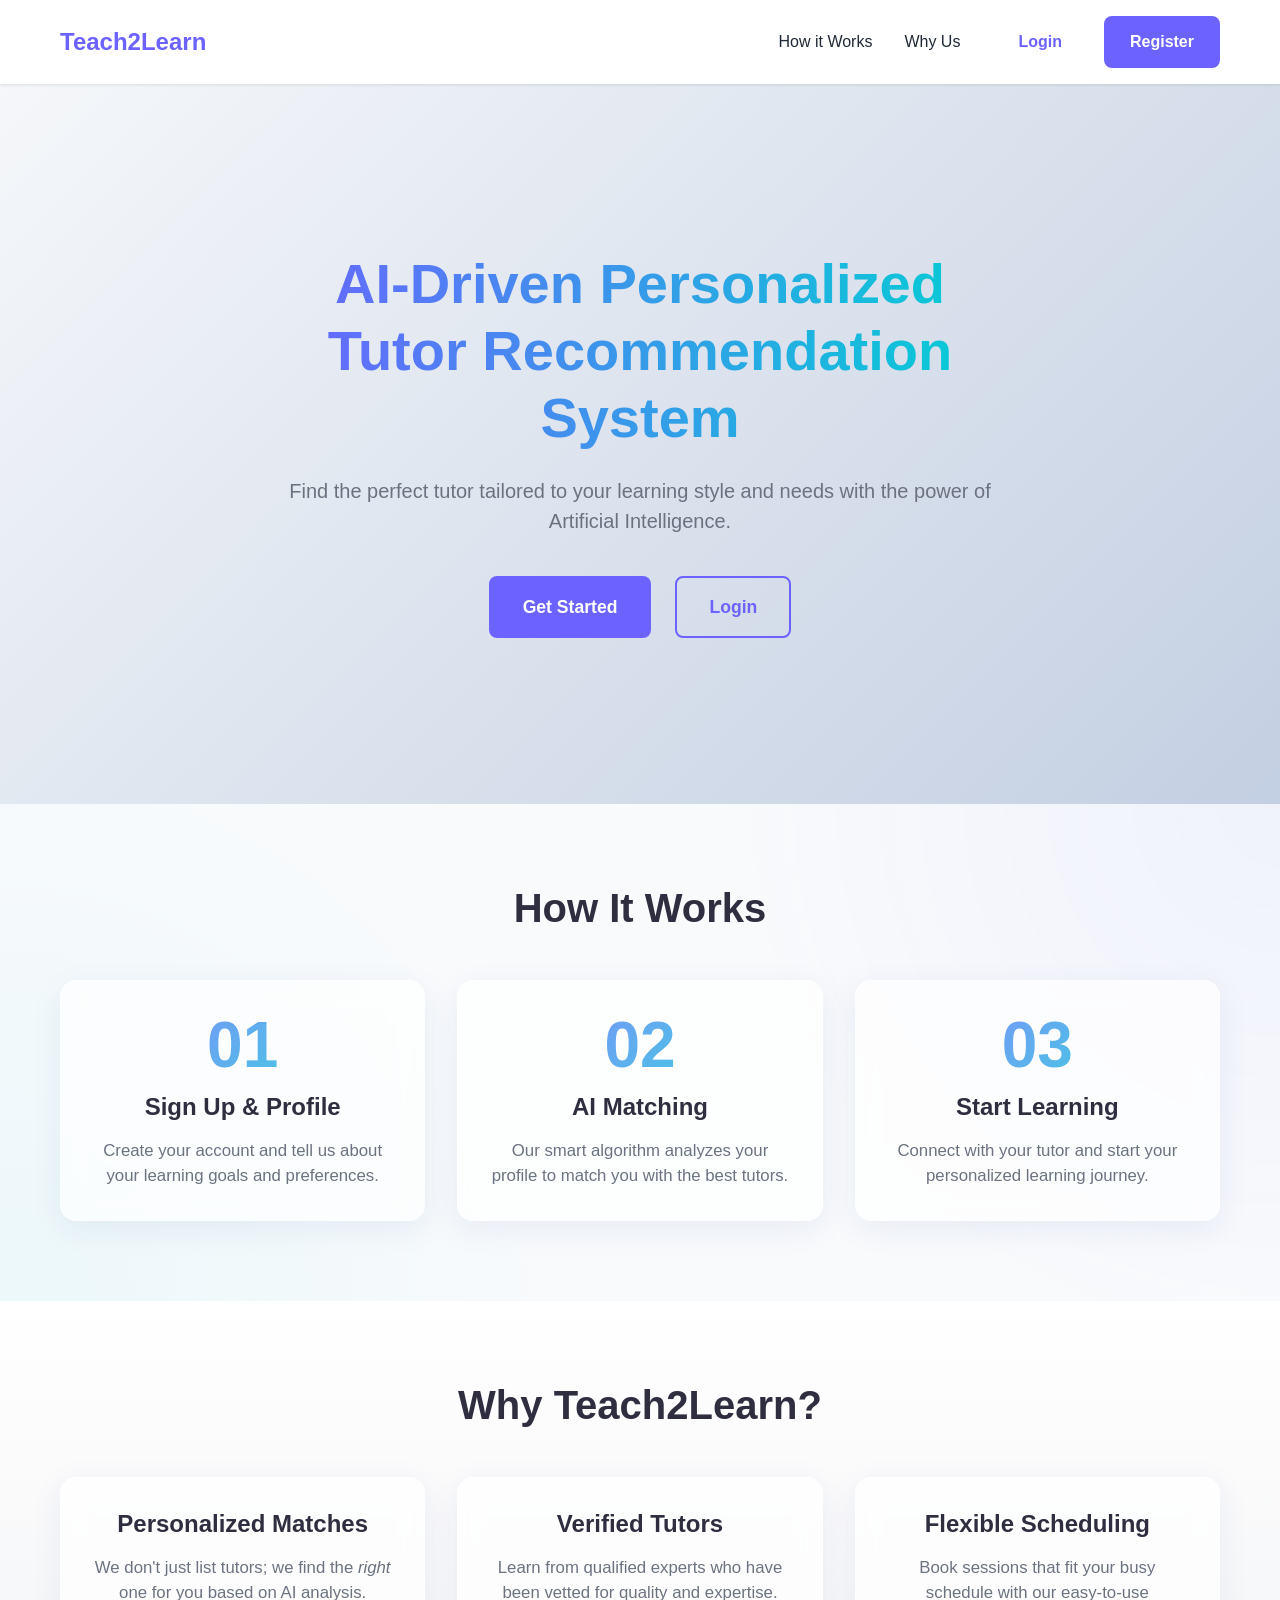
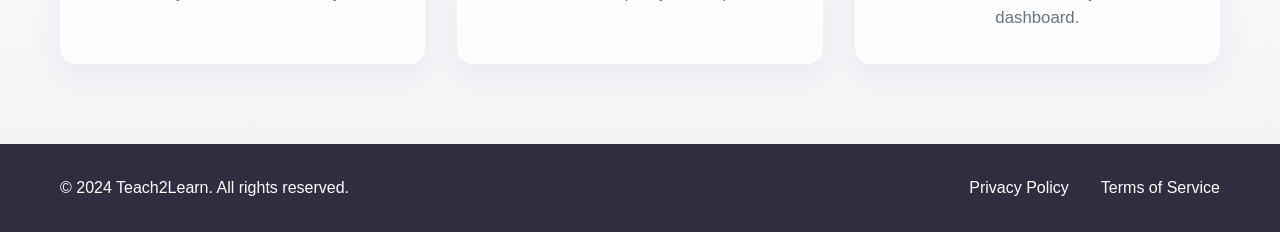
<file: frontend/index.html>
<!DOCTYPE html>
<html lang="en">

<head>
    <meta charset="UTF-8">
    <meta name="viewport" content="width=device-width, initial-scale=1.0">
    <title>Teach2Learn - AI-Based Personalized Tutor Recommendation</title>
    <link rel="stylesheet" href="css/style.css">
    <link rel="preconnect" href="https://fonts.googleapis.com">
    <link rel="preconnect" href="https://fonts.gstatic.com" crossorigin>
    <link href="https://fonts.googleapis.com/css2?family=Outfit:wght@300;400;600;700&display=swap" rel="stylesheet">
</head>

<body>

    <!-- Header -->
    <header class="header">
        <div class="container">
            <a href="index.html" class="logo">Teach2Learn</a>
            <nav class="nav">
                <a href="#how-it-works" class="nav-link">How it Works</a>
                <a href="#why-us" class="nav-link">Why Us</a>
                <div class="auth-buttons">
                    <a href="login.html" class="btn btn-secondary">Login</a>
                    <a href="register.html" class="btn btn-primary">Register</a>
                </div>
            </nav>
        </div>
    </header>

    <!-- Hero Section -->
    <section class="hero">
        <div class="container hero-content">
            <h1 class="hero-title">AI-Driven Personalized Tutor Recommendation System</h1>
            <p class="hero-subtitle">Find the perfect tutor tailored to your learning style and needs with the power of
                Artificial Intelligence.</p>
            <div class="hero-buttons">
                <a href="register.html" class="btn btn-primary btn-lg">Get Started</a>
                <a href="login.html" class="btn btn-outline btn-lg">Login</a>
            </div>
        </div>
        <!-- Placeholder for abstract AI background or shape -->
        <div class="hero-bg-shape"></div>
    </section>

    <!-- How It Works Section -->
    <section id="how-it-works" class="section">
        <div class="container">
            <h2 class="section-title">How It Works</h2>
            <div class="steps-grid">
                <div class="step-card">
                    <div class="step-number">01</div>
                    <h3>Sign Up & Profile</h3>
                    <p>Create your account and tell us about your learning goals and preferences.</p>
                </div>
                <div class="step-card">
                    <div class="step-number">02</div>
                    <h3>AI Matching</h3>
                    <p>Our smart algorithm analyzes your profile to match you with the best tutors.</p>
                </div>
                <div class="step-card">
                    <div class="step-number">03</div>
                    <h3>Start Learning</h3>
                    <p>Connect with your tutor and start your personalized learning journey.</p>
                </div>
            </div>
        </div>
    </section>

    <!-- Why Teach2Learn Section -->
    <section id="why-us" class="section bg-light">
        <div class="container">
            <h2 class="section-title">Why Teach2Learn?</h2>
            <div class="features-grid">
                <div class="feature-card">
                    <h3>Personalized Matches</h3>
                    <p>We don't just list tutors; we find the <em>right</em> one for you based on AI analysis.</p>
                </div>
                <div class="feature-card">
                    <h3>Verified Tutors</h3>
                    <p>Learn from qualified experts who have been vetted for quality and expertise.</p>
                </div>
                <div class="feature-card">
                    <h3>Flexible Scheduling</h3>
                    <p>Book sessions that fit your busy schedule with our easy-to-use dashboard.</p>
                </div>
            </div>
        </div>
    </section>

    <!-- Footer -->
    <footer class="footer">
        <div class="container">
            <div class="footer-content">
                <p>&copy; 2024 Teach2Learn. All rights reserved.</p>
                <div class="footer-links">
                    <a href="#">Privacy Policy</a>
                    <a href="#">Terms of Service</a>
                </div>
            </div>
        </div>
    </footer>

    <script src="js/main.js"></script>
</body>

</html>
</file>
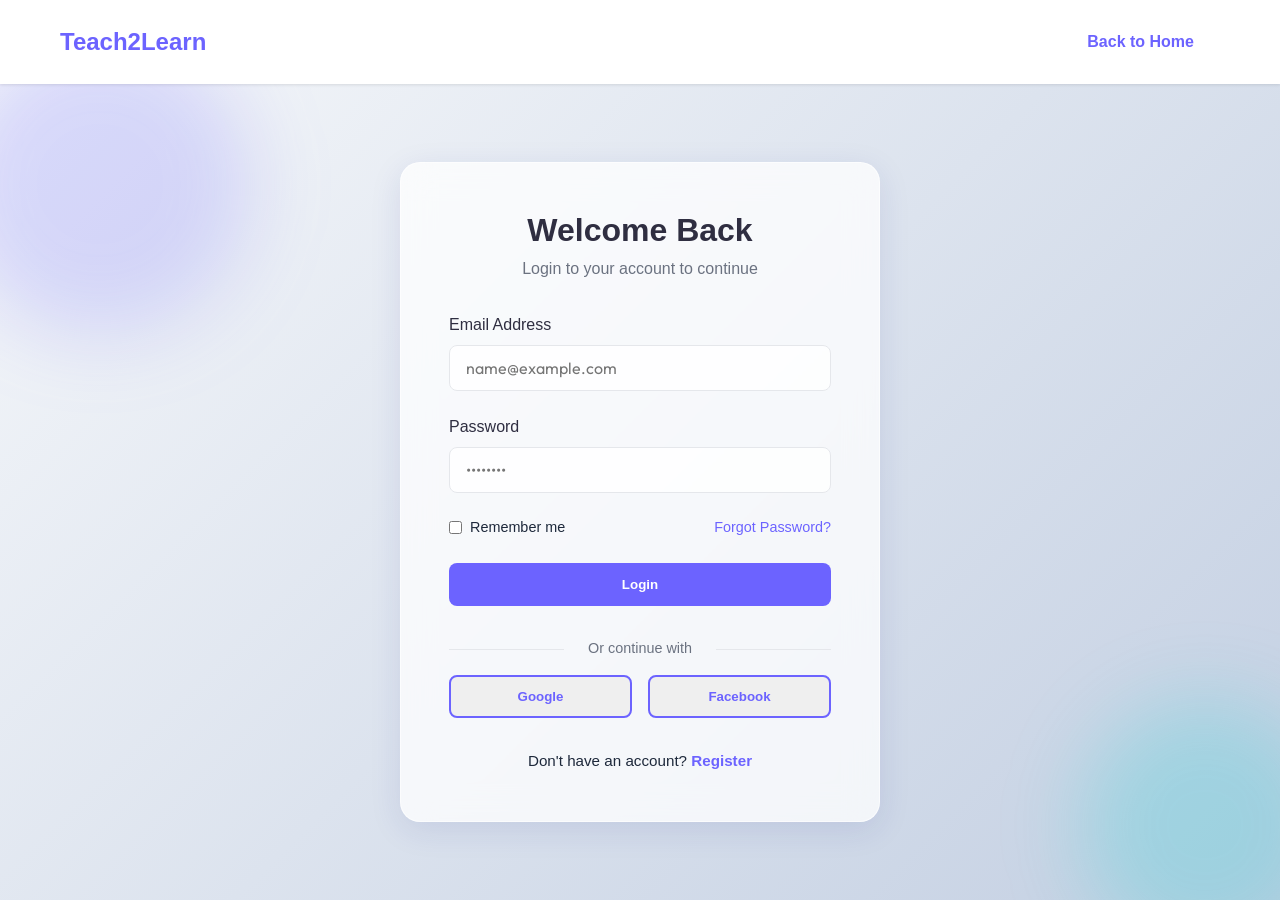
<file: frontend/login.html>
<!DOCTYPE html>
<html lang="en">

<head>
    <meta charset="UTF-8">
    <meta name="viewport" content="width=device-width, initial-scale=1.0">
    <title>Login - Teach2Learn</title>
    <link rel="stylesheet" href="css/style.css">
    <link rel="preconnect" href="https://fonts.googleapis.com">
    <link rel="preconnect" href="https://fonts.gstatic.com" crossorigin>
    <link href="https://fonts.googleapis.com/css2?family=Outfit:wght@300;400;600;700&display=swap" rel="stylesheet">
</head>

<body class="auth-body">

    <!-- Navbar (Minimal) -->
    <header class="header">
        <div class="container">
            <a href="index.html" class="logo">Teach2Learn</a>
            <a href="index.html" class="btn btn-secondary">Back to Home</a>
        </div>
    </header>

    <main class="auth-container">
        <div class="auth-card">
            <h2 class="auth-title">Welcome Back</h2>
            <p class="auth-subtitle">Login to your account to continue</p>

            <form action="student-dashboard.html" class="auth-form">
                <div class="form-group">
                    <label for="email">Email Address</label>
                    <input type="email" id="email" placeholder="name@example.com" required>
                </div>

                <div class="form-group">
                    <label for="password">Password</label>
                    <input type="password" id="password" placeholder="••••••••" required>
                </div>

                <div class="form-options">
                    <label class="checkbox-container">
                        <input type="checkbox"> Remember me
                    </label>
                    <a href="#" class="forgot-password">Forgot Password?</a>
                </div>

                <div class="form-actions">
                    <button type="submit" class="btn btn-primary btn-block">Login</button>
                    <!-- <a href="student-dashboard.html" class="btn btn-primary btn-block">Login (Demo)</a> -->
                </div>
            </form>

            <div class="social-login">
                <p>Or continue with</p>
                <div class="social-buttons">
                    <button class="btn btn-outline social-btn">Google</button>
                    <button class="btn btn-outline social-btn">Facebook</button>
                </div>
            </div>

            <p class="auth-footer">
                Don't have an account? <a href="register.html">Register</a>
            </p>
        </div>

        <!-- Decoration Circles -->
        <div class="circle circle-1"></div>
        <div class="circle circle-2"></div>
    </main>

    <script src="js/main.js"></script>
</body>

</html>
</file>
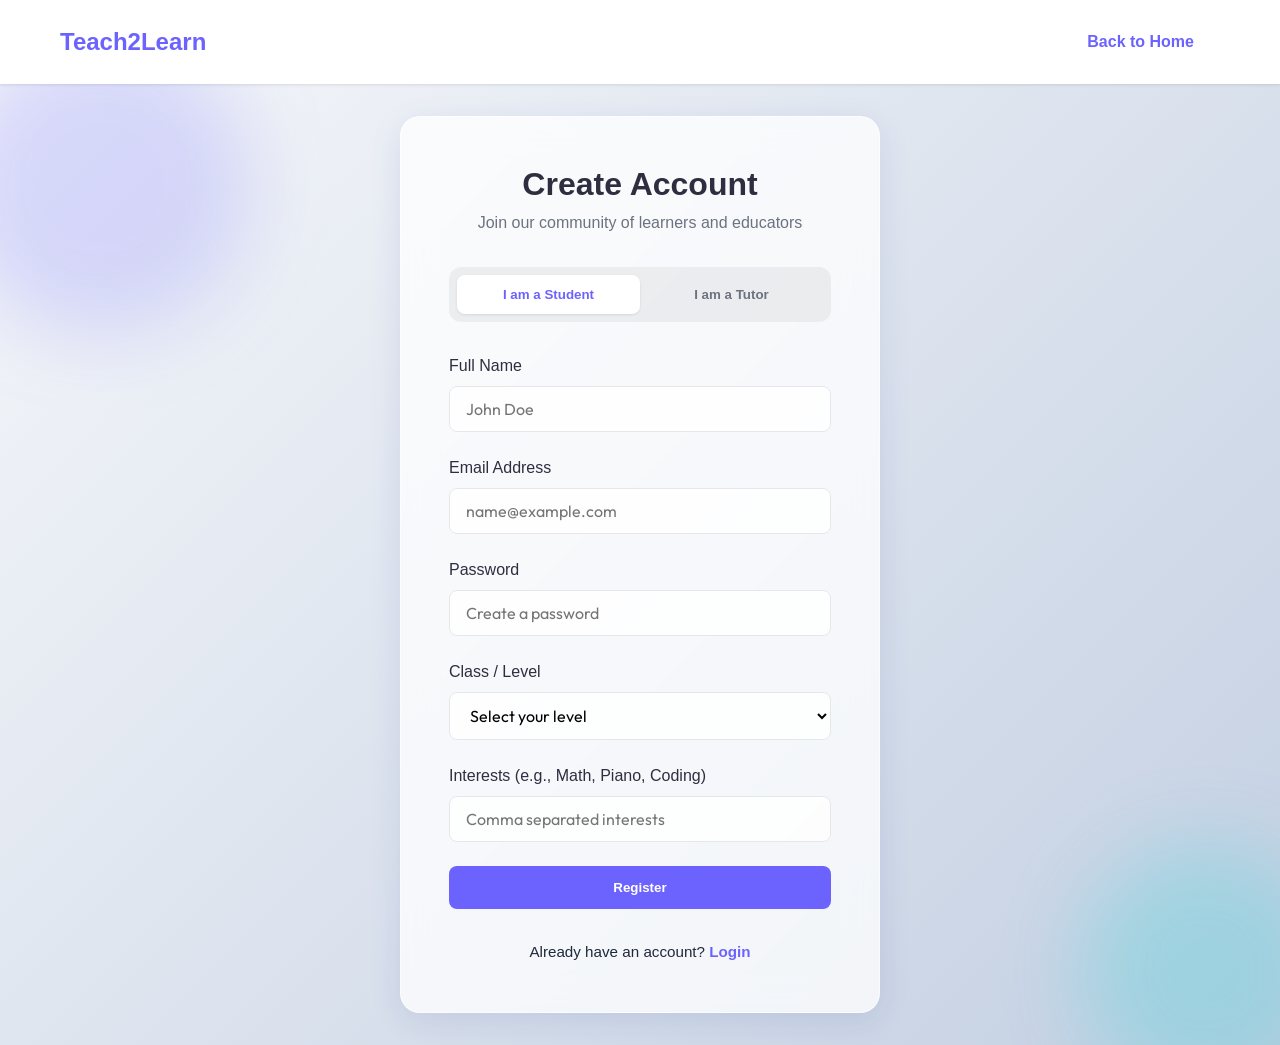
<file: frontend/register.html>
<!DOCTYPE html>
<html lang="en">

<head>
    <meta charset="UTF-8">
    <meta name="viewport" content="width=device-width, initial-scale=1.0">
    <title>Register - Teach2Learn</title>
    <link rel="stylesheet" href="css/style.css">
    <link rel="preconnect" href="https://fonts.googleapis.com">
    <link rel="preconnect" href="https://fonts.gstatic.com" crossorigin>
    <link href="https://fonts.googleapis.com/css2?family=Outfit:wght@300;400;600;700&display=swap" rel="stylesheet">
</head>

<body class="auth-body">

    <header class="header">
        <div class="container">
            <a href="index.html" class="logo">Teach2Learn</a>
            <a href="index.html" class="btn btn-secondary">Back to Home</a>
        </div>
    </header>

    <main class="auth-container">
        <div class="auth-card">
            <h2 class="auth-title">Create Account</h2>
            <p class="auth-subtitle">Join our community of learners and educators</p>

            <div class="auth-tabs">
                <button class="auth-tab active" data-tab="student">I am a Student</button>
                <button class="auth-tab" data-tab="tutor">I am a Tutor</button>
            </div>

            <form action="student-dashboard.html" class="auth-form" id="registerForm">
                <div class="form-group">
                    <label for="name">Full Name</label>
                    <input type="text" id="name" placeholder="John Doe" required>
                </div>

                <div class="form-group">
                    <label for="email">Email Address</label>
                    <input type="email" id="email" placeholder="name@example.com" required>
                </div>

                <div class="form-group">
                    <label for="password">Password</label>
                    <input type="password" id="password" placeholder="Create a password" required>
                </div>

                <!-- Student Specific Fields -->
                <div id="student-fields" class="role-fields">
                    <div class="form-group">
                        <label for="class-level">Class / Level</label>
                        <select id="class-level">
                            <option value="">Select your level</option>
                            <option value="primary">Primary School</option>
                            <option value="highschool">High School</option>
                            <option value="undergrad">Undergraduate</option>
                            <option value="adult">Adult Learner</option>
                        </select>
                    </div>
                    <div class="form-group">
                        <label for="interests">Interests (e.g., Math, Piano, Coding)</label>
                        <input type="text" id="interests" placeholder="Comma separated interests">
                    </div>
                </div>

                <!-- Tutor Specific Fields -->
                <div id="tutor-fields" class="role-fields hidden">
                    <div class="form-group">
                        <label for="subjects">Subjects you teach</label>
                        <input type="text" id="subjects" placeholder="e.g., Mathematics, Physics, English">
                    </div>
                    <div class="form-group">
                        <label for="experience">Years of Experience</label>
                        <select id="experience">
                            <option value="0-2">0-2 years</option>
                            <option value="3-5">3-5 years</option>
                            <option value="5+">5+ years</option>
                        </select>
                    </div>
                    <div class="form-group">
                        <label for="availability">Preferred Availability (e.g. Mon-Fri 9AM-5PM)</label>
                        <input type="text" id="availability" placeholder="Your general available timings">
                    </div>
                </div>

                <div class="form-actions">
                    <button type="submit" class="btn btn-primary btn-block">Register</button>
                </div>
            </form>

            <p class="auth-footer">
                Already have an account? <a href="login.html">Login</a>
            </p>
        </div>

        <div class="circle circle-1"></div>
        <div class="circle circle-2" style="animation-delay: -2s;"></div>
    </main>

    <script src="js/main.js"></script>
</body>

</html>
</file>
<file: frontend/css/style.css>
/* CSS Variables & Reset */
:root {
    --primary-color: #6C63FF;
    /* Modern Purple */
    --primary-hover: #5a52d5;
    --secondary-color: #2F2E41;
    /* Dark Gray/Blue */
    --accent-color: #00D2D3;
    /* Cyan/Teal */
    --bg-color: #F9FAFB;
    --text-color: #1F2937;
    --text-light: #6B7280;
    --white: #ffffff;
    --shadow-sm: 0 1px 2px 0 rgba(0, 0, 0, 0.05);
    --shadow-md: 0 4px 6px -1px rgba(0, 0, 0, 0.1), 0 2px 4px -1px rgba(0, 0, 0, 0.06);
    --shadow-lg: 0 10px 15px -3px rgba(0, 0, 0, 0.1), 0 4px 6px -2px rgba(0, 0, 0, 0.05);
    --font-family: 'Outfit', sans-serif;
    --transition: all 0.3s ease;
}

* {
    margin: 0;
    padding: 0;
    box-sizing: border-box;
}

body {
    font-family: var(--font-family);
    background-color: var(--bg-color);
    color: var(--text-color);
    line-height: 1.6;
}

a {
    text-decoration: none;
    color: inherit;
    transition: var(--transition);
}

ul {
    list-style: none;
}

.container {
    max-width: 1200px;
    margin: 0 auto;
    padding: 0 20px;
}

/* Typography */
h1,
h2,
h3 {
    line-height: 1.2;
    margin-bottom: 1rem;
    color: var(--secondary-color);
}

.section-title {
    text-align: center;
    font-size: 2.5rem;
    margin-bottom: 3rem;
    position: relative;
}

/* Buttons */
.btn {
    display: inline-block;
    padding: 0.75rem 1.5rem;
    border-radius: 8px;
    font-weight: 600;
    cursor: pointer;
    border: 2px solid transparent;
    transition: var(--transition);
}

.btn-primary {
    background-color: var(--primary-color);
    color: var(--white);
}

.btn-primary:hover {
    background-color: var(--primary-hover);
    transform: translateY(-2px);
    box-shadow: var(--shadow-md);
}

.btn-secondary {
    color: var(--primary-color);
    background-color: transparent;
}

.btn-secondary:hover {
    background-color: rgba(108, 99, 255, 0.1);
}

.btn-outline {
    border-color: var(--primary-color);
    color: var(--primary-color);
}

.btn-outline:hover {
    background-color: var(--primary-color);
    color: var(--white);
}

.btn-lg {
    padding: 1rem 2rem;
    font-size: 1.1rem;
}

/* Header */
.header {
    background-color: rgba(255, 255, 255, 0.95);
    backdrop-filter: blur(10px);
    padding: 1rem 0;
    position: sticky;
    top: 0;
    z-index: 100;
    box-shadow: var(--shadow-sm);
}

.header .container {
    display: flex;
    justify-content: space-between;
    align-items: center;
}

.logo {
    font-size: 1.5rem;
    font-weight: 700;
    color: var(--primary-color);
}

.nav {
    display: flex;
    align-items: center;
    gap: 2rem;
}

.nav-link {
    font-weight: 500;
    color: var(--text-color);
}

.nav-link:hover {
    color: var(--primary-color);
}

.auth-buttons {
    display: flex;
    gap: 1rem;
}

/* Hero Section */
.hero {
    padding: 6rem 0;
    text-align: center;
    background: linear-gradient(135deg, #f5f7fa 0%, #c3cfe2 100%);
    position: relative;
    overflow: hidden;
    min-height: 80vh;
    display: flex;
    align-items: center;
    justify-content: center;
}

.hero-content {
    position: relative;
    z-index: 10;
    max-width: 800px;
}

.hero-title {
    font-size: 3.5rem;
    font-weight: 800;
    margin-bottom: 1.5rem;
    background: linear-gradient(to right, var(--primary-color), var(--accent-color));
    -webkit-background-clip: text;
    background-clip: text;
    -webkit-text-fill-color: transparent;
}

.hero-subtitle {
    font-size: 1.25rem;
    color: var(--text-light);
    margin-bottom: 2.5rem;
}

.hero-buttons {
    display: flex;
    justify-content: center;
    gap: 1.5rem;
}

/* Sections */
.section {
    padding: 5rem 0;
}

.bg-light {
    background-color: var(--white);
}

/* Cards Grid */
.steps-grid,
.features-grid {
    display: grid;
    grid-template-columns: repeat(auto-fit, minmax(300px, 1fr));
    gap: 2rem;
}

/* Glassmorphism Cards */
.step-card,
.feature-card {
    background: rgba(255, 255, 255, 0.7);
    backdrop-filter: blur(12px);
    -webkit-backdrop-filter: blur(12px);
    padding: 2rem;
    border-radius: 16px;
    box-shadow: 0 8px 32px 0 rgba(31, 38, 135, 0.07);
    border: 1px solid rgba(255, 255, 255, 0.5);
    transition: var(--transition);
    text-align: center;
    position: relative;
    overflow: hidden;
}

.step-card:hover,
.feature-card:hover {
    transform: translateY(-5px);
    box-shadow: 0 8px 32px 0 rgba(31, 38, 135, 0.15);
    background: rgba(255, 255, 255, 0.85);
    border-color: rgba(255, 255, 255, 0.8);
}

.step-number {
    font-size: 4rem;
    font-weight: 900;
    background: linear-gradient(135deg, var(--primary-color), var(--accent-color));
    -webkit-background-clip: text;
    background-clip: text;
    -webkit-text-fill-color: transparent;
    line-height: 1;
    margin-bottom: 1rem;
    opacity: 0.8;
}

.feature-card h3,
.step-card h3 {
    margin-bottom: 1rem;
    font-size: 1.5rem;
    color: var(--secondary-color);
}

.feature-card p,
.step-card p {
    color: var(--text-light);
    font-size: 1.05rem;
}

/* Sections Backgrounds for Glass Effect */
#how-it-works {
    background: radial-gradient(circle at top right, rgba(108, 99, 255, 0.05), transparent 40%),
        radial-gradient(circle at bottom left, rgba(0, 210, 211, 0.05), transparent 40%);
}

#why-us {
    background: linear-gradient(180deg, #ffffff 0%, #f3f4f6 100%);
    position: relative;
}

/* Decorational Shapes */
.step-card::before {
    content: '';
    position: absolute;
    top: -50%;
    left: -50%;
    width: 200%;
    height: 200%;
    background: radial-gradient(circle, rgba(255, 255, 255, 0.8) 0%, transparent 60%);
    opacity: 0;
    transform: rotate(45deg);
    transition: var(--transition);
    pointer-events: none;
}

.step-card:hover::before {
    opacity: 0.3;
}

/* Footer */
.footer {
    background-color: var(--secondary-color);
    color: var(--white);
    padding: 2rem 0;
    margin-top: auto;
}

.footer-content {
    display: flex;
    justify-content: space-between;
    align-items: center;
}

.footer-links {
    display: flex;
    gap: 2rem;
}

.footer-links a:hover {
    text-decoration: underline;
}

/* Responsive */
@media (max-width: 768px) {
    .hero-title {
        font-size: 2.5rem;
    }

    .header .container {
        flex-direction: column;
        gap: 1rem;
    }

    .nav {
        flex-direction: column;
        gap: 1rem;
    }

    .footer-content {
        flex-direction: column;
        gap: 1rem;
        text-align: center;
    }
}

/* --- MISSING AUTH STYLES RESTORED --- */

/* Auth Specific Styles */
.auth-body {
    min-height: 100vh;
    display: flex;
    flex-direction: column;
}

.auth-container {
    flex: 1;
    display: flex;
    align-items: center;
    justify-content: center;
    position: relative;
    padding: 2rem;
    overflow: hidden;
    background: linear-gradient(135deg, #f5f7fa 0%, #c3cfe2 100%);
}

.auth-card {
    background: rgba(255, 255, 255, 0.75);
    backdrop-filter: blur(16px);
    -webkit-backdrop-filter: blur(16px);
    border: 1px solid rgba(255, 255, 255, 0.6);
    padding: 3rem;
    border-radius: 20px;
    box-shadow: 0 8px 32px 0 rgba(31, 38, 135, 0.1);
    width: 100%;
    max-width: 480px;
    z-index: 10;
}

.auth-title {
    text-align: center;
    font-size: 2rem;
    margin-bottom: 0.5rem;
}

.auth-subtitle {
    text-align: center;
    color: var(--text-light);
    margin-bottom: 2rem;
}

/* NOTIFICATIONS */
.notification-wrapper {
    position: relative;
    display: inline-block;
}

.notification-badge {
    position: absolute;
    top: -5px;
    right: -5px;
    background: var(--danger);
    color: white;
    font-size: 10px;
    padding: 2px 6px;
    border-radius: 10px;
    border: 2px solid white;
}

.notification-dropdown {
    position: absolute;
    top: 50px;
    right: 0;
    width: 320px;
    background: white;
    border-radius: var(--radius-lg);
    box-shadow: var(--shadow-xl);
    z-index: 1000;
    display: none;
    border: 1px solid var(--border);
    animation: slideDown 0.3s ease;
}

.notif-header {
    padding: 1rem;
    border-bottom: 1px solid var(--border);
    display: flex;
    justify-content: space-between;
    align-items: center;
}

.notif-header h3 { font-size: 1rem; margin: 0; }
.notif-header button { 
    background: none; border: none; color: var(--primary); 
    font-size: 0.8rem; cursor: pointer; 
}

.notif-list { max-height: 400px; overflow-y: auto; }
.notif-item {
    padding: 1rem;
    border-bottom: 1px solid var(--border);
    cursor: pointer;
    transition: background 0.2s;
}

.notif-item:hover { background: var(--bg-light); }
.notif-item.unread { background: rgba(108, 99, 255, 0.05); }
.notif-item p { margin: 0; font-size: 0.9rem; color: var(--text-main); }
.notif-item span { font-size: 0.75rem; color: var(--text-light); margin-top: 4px; display: block; }

/* MESSAGING SYSTEM */
.messages-container {
    display: grid;
    grid-template-columns: 280px 1fr;
    height: calc(100vh - 160px);
    background: white;
    border-radius: var(--radius-lg);
    overflow: hidden;
    box-shadow: var(--shadow-md);
}

.contacts-sidebar {
    border-right: 1px solid var(--border);
    display: flex;
    flex-direction: column;
}

.sidebar-header { padding: 1.5rem; border-bottom: 1px solid var(--border); }
.contacts-list { flex: 1; overflow-y: auto; }

.contact-item {
    display: flex;
    align-items: center;
    gap: 12px;
    padding: 1rem 1.5rem;
    cursor: pointer;
    transition: all 0.2s;
    border-left: 3px solid transparent;
}

.contact-item:hover { background: var(--bg-light); }
.contact-item.active { 
    background: rgba(108, 99, 255, 0.05); 
    border-left-color: var(--primary);
}

.chat-area { display: flex; flex-direction: column; }
.chat-header {
    padding: 1rem 1.5rem;
    border-bottom: 1px solid var(--border);
    display: flex;
    align-items: center;
    height: 70px;
}

.chat-messages {
    flex: 1;
    padding: 1.5rem;
    overflow-y: auto;
    display: flex;
    flex-direction: column;
    gap: 1rem;
    background: #f8fafc;
}

.message-bubble {
    max-width: 70%;
    padding: 0.8rem 1rem;
    border-radius: var(--radius-md);
    font-size: 0.95rem;
    position: relative;
}

.message-bubble.sent {
    align-self: flex-end;
    background: var(--primary);
    color: white;
    border-bottom-right-radius: 2px;
}

.message-bubble.received {
    align-self: flex-start;
    background: white;
    color: var(--text-main);
    border-bottom-left-radius: 2px;
    box-shadow: 0 2px 4px rgba(0,0,0,0.05);
}

.chat-input-area {
    padding: 1.2rem 1.5rem;
    border-top: 1px solid var(--border-color);
    display: flex;
    gap: 12px;
    align-items: center;
}

.attachment-btn {
    background: none;
    border: none;
    color: var(--text-muted);
    font-size: 1.2rem;
    cursor: pointer;
    transition: var(--transition);
    padding: 0.5rem;
    display: flex;
    align-items: center;
    justify-content: center;
    border-radius: 50%;
}

.attachment-btn:hover {
    color: var(--primary);
    background: var(--primary-light);
}

.chat-input-area input {
    flex: 1;
    padding: 0.8rem 1rem;
    border: 1px solid var(--border-color);
    border-radius: 8px;
    outline: none;
    font-size: 0.95rem;
}

.message-image {
    max-width: 100%;
    max-height: 250px;
    border-radius: 8px;
    margin-top: 5px;
    cursor: pointer;
    display: block;
}

.message-file {
    display: flex;
    align-items: center;
    gap: 10px;
    padding: 8px 12px;
    background: rgba(0, 0, 0, 0.05);
    border-radius: 8px;
    margin-top: 5px;
    text-decoration: none;
    color: inherit;
    font-size: 0.85rem;
    transition: var(--transition);
}

.sent .message-file {
    background: rgba(255, 255, 255, 0.1);
}

.message-file:hover {
    background: rgba(0, 0, 0, 0.1);
}

.sent .message-file:hover {
    background: rgba(255, 255, 255, 0.2);
}

.message-file i {
    font-size: 1.2rem;
}

.chat-input-area input:focus { border-color: var(--primary); }

@keyframes slideDown {
    from { opacity: 0; transform: translateY(-10px); }
    to { opacity: 1; transform: translateY(0); }
}

/* Forms */
.form-group {
    margin-bottom: 1.5rem;
}

.form-group label {
    display: block;
    margin-bottom: 0.5rem;
    font-weight: 500;
    color: var(--secondary-color);
}

.form-group input,
.form-group select {
    width: 100%;
    padding: 0.75rem 1rem;
    border: 1px solid #e5e7eb;
    border-radius: 8px;
    font-family: var(--font-family);
    font-size: 1rem;
    transition: var(--transition);
    background-color: rgba(255, 255, 255, 0.8);
}

.form-group input:focus,
.form-group select:focus {
    outline: none;
    border-color: var(--primary-color);
    box-shadow: 0 0 0 3px rgba(108, 99, 255, 0.1);
}

.form-options {
    display: flex;
    justify-content: space-between;
    align-items: center;
    margin-bottom: 1.5rem;
    font-size: 0.9rem;
}

.checkbox-container {
    display: flex;
    align-items: center;
    gap: 0.5rem;
    cursor: pointer;
}

.forgot-password {
    color: var(--primary-color);
    font-weight: 500;
}

.btn-block {
    display: block;
    width: 100%;
    text-align: center;
}

/* Social Login */
.social-login {
    margin-top: 2rem;
    text-align: center;
}

.social-login p {
    color: var(--text-light);
    font-size: 0.9rem;
    margin-bottom: 1rem;
    position: relative;
}

.social-login p::before,
.social-login p::after {
    content: "";
    position: absolute;
    top: 50%;
    width: 30%;
    height: 1px;
    background-color: #e5e7eb;
}

.social-login p::before {
    left: 0;
}

.social-login p::after {
    right: 0;
}

.social-buttons {
    display: flex;
    gap: 1rem;
}

.social-btn {
    flex: 1;
}

.auth-footer {
    text-align: center;
    margin-top: 2rem;
    font-size: 0.95rem;
}

.auth-footer a {
    color: var(--primary-color);
    font-weight: 600;
}

/* Background Circles Animation */
.circle {
    position: absolute;
    border-radius: 50%;
    filter: blur(40px);
    z-index: 1;
    animation: float 10s infinite ease-in-out;
}

.circle-1 {
    width: 300px;
    height: 300px;
    background: rgba(108, 99, 255, 0.2);
    top: -50px;
    left: -50px;
}

.circle-2 {
    width: 250px;
    height: 250px;
    background: rgba(0, 210, 211, 0.2);
    bottom: -50px;
    right: -50px;
    animation-delay: -5s;
}

@keyframes float {

    0%,
    100% {
        transform: translate(0, 0);
    }

    50% {
        transform: translate(20px, 20px);
    }
}

/* Auth Tabs */
.auth-tabs {
    display: flex;
    background: rgba(0, 0, 0, 0.05);
    border-radius: 12px;
    padding: 0.5rem;
    margin-bottom: 2rem;
    position: relative;
}

.auth-tab {
    flex: 1;
    padding: 0.75rem;
    border: none;
    background: transparent;
    border-radius: 8px;
    font-weight: 600;
    color: var(--text-light);
    cursor: pointer;
    transition: all 0.3s ease;
    text-align: center;
}

.auth-tab.active {
    background-color: var(--white);
    color: var(--primary-color);
    box-shadow: var(--shadow-sm);
}

.role-fields.hidden {
    display: none;
}

/* --- MISSING DASHBOARD STYLES RESTORED --- */

/* --- NEW DASHBOARD DESIGN SYSTEM --- */

:root {
    /* Color Palette */
    --primary: #6c63ff;
    --primary-dark: #5a52d5;
    --primary-light: rgba(108, 99, 255, 0.1);
    --secondary: #2f2e41;
    --accent: #ff6584;
    --success: #10b981;
    --warning: #f59e0b;
    --danger: #ef4444;

    /* Neutral Colors */
    --white: #ffffff;
    --bg-light: #f8fafc;
    --bg-white: #ffffff;
    --text-main: #1e293b;
    --text-muted: #64748b;
    --border-color: #e2e8f0;

    /* Spacing & Borders */
    --radius-sm: 8px;
    --radius-md: 12px;
    --radius-lg: 20px;
    --shadow-sm: 0 1px 3px rgba(0, 0, 0, 0.1);
    --shadow-md: 0 4px 6px -1px rgba(0, 0, 0, 0.1), 0 2px 4px -1px rgba(0, 0, 0, 0.06);
    --shadow-lg: 0 10px 15px -3px rgba(0, 0, 0, 0.1), 0 4px 6px -2px rgba(0, 0, 0, 0.05);
    --transition: all 0.3s cubic-bezier(0.4, 0, 0.2, 1);
}

* {
    margin: 0;
    padding: 0;
    box-sizing: border-box;
    font-family: 'Inter', -apple-system, BlinkMacSystemFont, "Segoe UI", Roboto, Helvetica, Arial, sans-serif;
}

body {
    background-color: var(--bg-light);
    color: var(--text-main);
    line-height: 1.5;
}

/* --- Base Override for Dashboard --- */
.dashboard-body {
    background-color: var(--bg-light);
    color: var(--text-main);
}

/* --- Layout --- */
.dashboard-container {
    display: flex;
    min-height: 100vh;
}

.sidebar {
    width: 280px;
    background-color: var(--bg-white);
    border-right: 1px solid var(--border-color);
    display: flex;
    flex-direction: column;
    padding: 2rem 1.5rem;
    position: fixed;
    height: 100vh;
    z-index: 100;
    transition: var(--transition);
}

.sidebar-logo h2 {
    color: var(--primary);
    margin-bottom: 2.5rem;
    font-size: 1.5rem;
    text-align: center;
}

.sidebar-link {
    display: flex;
    align-items: center;
    gap: 1rem;
    padding: 0.8rem 1rem;
    color: var(--text-muted);
    text-decoration: none;
    border-radius: var(--radius-md);
    margin-bottom: 0.5rem;
    font-weight: 500;
    transition: var(--transition);
}

.sidebar-link:hover {
    background-color: var(--bg-light);
    color: var(--primary);
}

.sidebar-link.active {
    background-color: var(--primary-light);
    color: var(--primary);
}

.main-content {
    flex: 1;
    margin-left: 280px;
    padding: 2.5rem;
    width: calc(100% - 280px);
}

/* --- Header --- */
.dashboard-header {
    display: flex;
    justify-content: space-between;
    align-items: center;
    margin-bottom: 3rem;
    gap: 2rem;
}

.header-search {
    flex: 1;
    max-width: 500px;
    position: relative;
}

.header-search i {
    position: absolute;
    left: 1.25rem;
    top: 50%;
    transform: translateY(-50%);
    color: var(--text-muted);
}

.header-search input {
    width: 100%;
    padding: 0.85rem 1rem 0.85rem 3.2rem;
    border: 1px solid var(--border-color);
    border-radius: 50px;
    background-color: var(--bg-white);
    transition: var(--transition);
    font-size: 0.95rem;
}

.header-search input:focus {
    outline: none;
    border-color: var(--primary);
    box-shadow: 0 0 0 4px var(--primary-light);
}

.header-user {
    display: flex;
    align-items: center;
    gap: 1.25rem;
}

.user-info h4 {
    font-weight: 600;
    font-size: 0.95rem;
}

.user-info p {
    font-size: 0.8rem;
    color: var(--text-muted);
}

.user-avatar {
    width: 48px;
    height: 48px;
    border-radius: 50%;
    object-fit: cover;
    border: 2px solid var(--white);
    box-shadow: var(--shadow-sm);
    cursor: pointer;
}

/* --- New Header Actions --- */
.header-actions {
    display: flex;
    align-items: center;
    gap: 1.5rem;
}

.notification-wrapper {
    position: relative;
}

.notification-bell {
    font-size: 1.4rem;
    color: var(--text-muted);
    cursor: pointer;
    position: relative;
    padding: 0.5rem;
    background: var(--white);
    border-radius: 12px;
    box-shadow: var(--shadow-sm);
    transition: var(--transition);
}

.notification-bell:hover {
    color: var(--primary);
    transform: scale(1.1);
}

.notif-badge {
    position: absolute;
    top: 2px;
    right: 2px;
    background: var(--warning);
    color: white;
    font-size: 0.7rem;
    font-weight: 700;
    min-width: 18px;
    height: 18px;
    border-radius: 50%;
    display: flex;
    align-items: center;
    justify-content: center;
    border: 2px solid var(--white);
}

.notif-dropdown {
    position: absolute;
    top: calc(100% + 15px);
    right: -50px;
    width: 350px;
    background: var(--white);
    border-radius: var(--radius-lg);
    box-shadow: var(--shadow-lg);
    border: 1px solid var(--border-color);
    z-index: 1000;
    overflow: hidden;
    animation: fadeInDown 0.3s ease;
}

.notif-header {
    padding: 1rem 1.5rem;
    background: var(--bg-light);
    border-bottom: 1px solid var(--border-color);
    display: flex;
    justify-content: space-between;
    align-items: center;
}

.notif-header h4 {
    margin-bottom: 0;
}

.notif-header button {
    background: none;
    border: none;
    color: var(--primary);
    font-size: 0.8rem;
    font-weight: 600;
    cursor: pointer;
}

.notif-list {
    max-height: 400px;
    overflow-y: auto;
}

.notif-item {
    padding: 1.25rem 1.5rem;
    border-bottom: 1px solid var(--border-color);
    transition: var(--transition);
    cursor: pointer;
}

.notif-item:hover {
    background: var(--primary-light);
}

.notif-item.unread {
    background: rgba(108, 99, 255, 0.03);
    border-left: 4px solid var(--primary);
}

.notif-item p {
    font-size: 0.9rem;
    margin-bottom: 0.4rem;
}

.notif-item .time {
    font-size: 0.75rem;
    color: var(--text-muted);
}

/* --- Search Suggestions --- */
.header-search-container {
    flex: 1;
    max-width: 500px;
    position: relative;
}

.suggestions-dropdown {
    position: absolute;
    top: calc(100% + 5px);
    left: 0;
    width: 100%;
    background: var(--white);
    border-radius: 12px;
    box-shadow: var(--shadow-lg);
    border: 1px solid var(--border-color);
    z-index: 1000;
    max-height: 300px;
    overflow-y: auto;
    animation: fadeIn 0.2s ease;
}

.suggestion-item {
    padding: 0.8rem 1.5rem;
    cursor: pointer;
    transition: var(--transition);
    display: flex;
    align-items: center;
    gap: 0.8rem;
    font-size: 0.9rem;
}

.suggestion-item:hover {
    background: var(--primary-light);
    color: var(--primary);
}

.suggestion-item i {
    color: var(--text-muted);
}

/* --- Welcome Banner --- */
.welcome-banner {
    background: linear-gradient(135deg, var(--primary) 0%, #a855f7 100%);
    border-radius: var(--radius-lg);
    padding: 3rem;
    color: white;
    margin-bottom: 3rem;
    position: relative;
    overflow: hidden;
}

.welcome-banner::after {
    content: '';
    position: absolute;
    top: -20%;
    right: -10%;
    width: 300px;
    height: 300px;
    background: rgba(255, 255, 255, 0.1);
    border-radius: 50%;
}

.welcome-title {
    font-size: 2.2rem;
    font-weight: 800;
    margin-bottom: 0.5rem;
    color: white;
}

.welcome-text p {
    opacity: 0.9;
    font-size: 1.1rem;
}

/* --- Dashboard Segments --- */
.dashboard-segment {
    margin-bottom: 4rem;
}

.segment-header {
    margin-bottom: 2rem;
}

.segment-header h2 {
    font-size: 1.5rem;
    font-weight: 700;
    margin-bottom: 0.3rem;
    display: flex;
    align-items: center;
    gap: 0.8rem;
}

.segment-header p {
    color: var(--text-muted);
    font-size: 0.95rem;
}

/* Recommended Grid Enhancement */
.recommended-grid {
    grid-template-columns: repeat(3, 1fr);
}

.recommended-grid .tutor-card {
    border: 1px solid rgba(108, 99, 255, 0.1);
    background: linear-gradient(to bottom right, #ffffff, #fcfcff);
}

.recommended-grid .match-score {
    background: var(--primary-light);
    color: var(--primary);
    padding: 0.3rem 0.8rem;
    border-radius: 50px;
    font-size: 0.8rem;
    font-weight: 700;
}

/* Global Animations */
@keyframes fadeInDown {
    from {
        opacity: 0;
        transform: translateY(-10px);
    }

    to {
        opacity: 1;
        transform: translateY(0);
    }
}

@keyframes fadeIn {
    from {
        opacity: 0;
    }

    to {
        opacity: 1;
    }
}

.hidden {
    display: none !important;
}

/* --- Specific Components --- */

/* Tutor Cards */
.tutors-grid {
    display: grid;
    grid-template-columns: repeat(auto-fill, minmax(280px, 1fr));
    gap: 1.5rem;
}

.tutor-card {
    background: var(--bg-white);
    padding: 1.5rem;
    border-radius: var(--radius-lg);
    display: flex;
    flex-direction: column;
    align-items: center;
    text-align: center;
    box-shadow: var(--shadow-sm);
    transition: var(--transition);
}

.tutor-card:hover {
    transform: translateY(-5px);
    box-shadow: var(--shadow-lg);
}

.tutor-img {
    width: 80px;
    height: 80px;
    border-radius: 50%;
    margin-bottom: 1rem;
    background-color: var(--bg-light);
}

.tutor-info h3 {
    font-size: 1.1rem;
    margin-bottom: 0.25rem;
}

.match-score {
    font-size: 0.8rem;
    font-weight: 700;
    color: var(--primary);
    background: var(--primary-light);
    padding: 0.25rem 0.75rem;
    border-radius: 20px;
    display: inline-block;
    margin-bottom: 1rem;
}

.rating-row {
    display: flex;
    align-items: center;
    justify-content: center;
    gap: 0.5rem;
    color: var(--text-muted);
    font-size: 0.9rem;
    margin-bottom: 1.25rem;
}

.card-actions {
    margin-top: auto;
    width: 100%;
    display: flex;
    gap: 0.75rem;
}

.card-actions .btn {
    flex: 1;
}

/* Table Design */
.table-container {
    background: var(--bg-white);
    border-radius: var(--radius-lg);
    overflow: hidden;
    box-shadow: var(--shadow-sm);
}

table {
    width: 100%;
    border-collapse: collapse;
}

th {
    background: var(--bg-light);
    padding: 1.25rem 1.5rem;
    text-align: left;
    font-weight: 600;
    color: var(--text-muted);
    font-size: 0.85rem;
    text-transform: uppercase;
    letter-spacing: 0.05em;
}

td {
    padding: 1.25rem 1.5rem;
    border-bottom: 1px solid var(--border-color);
    font-size: 0.95rem;
}

tr:last-child td {
    border-bottom: none;
}

/* Badges */
.badge {
    padding: 0.35rem 0.75rem;
    border-radius: 50px;
    font-size: 0.75rem;
    font-weight: 600;
    text-transform: capitalize;
}

.badge.upcoming {
    background: rgba(16, 185, 129, 0.1);
    color: var(--success);
}

.badge.completed {
    background: rgba(100, 116, 139, 0.1);
    color: var(--text-muted);
}

/* Modal Styles */
.modal {
    display: none;
    position: fixed;
    top: 0;
    left: 0;
    width: 100%;
    height: 100%;
    background: rgba(15, 23, 42, 0.4);
    backdrop-filter: blur(8px);
    z-index: 1000;
    align-items: center;
    justify-content: center;
    animation: fadeIn 0.3s ease;
}

@keyframes fadeIn {
    from {
        opacity: 0;
    }

    to {
        opacity: 1;
    }
}

.modal-content {
    background: var(--bg-white);
    width: 90%;
    max-width: 500px;
    border-radius: var(--radius-lg);
    box-shadow: var(--shadow-lg);
    overflow: hidden;
    animation: slideUp 0.4s cubic-bezier(0.16, 1, 0.3, 1);
}

@keyframes slideUp {
    from {
        transform: translateY(20px);
        opacity: 0;
    }

    to {
        transform: translateY(0);
        opacity: 1;
    }
}

.modal-header {
    padding: 1.5rem 2rem;
    border-bottom: 1px solid var(--border-color);
    display: flex;
    justify-content: space-between;
    align-items: center;
    background: var(--bg-light);
}

.modal-header h3 {
    margin-bottom: 0;
    font-size: 1.25rem;
}

.close-modal {
    background: none;
    border: none;
    font-size: 1.5rem;
    color: var(--text-muted);
    cursor: pointer;
    transition: var(--transition);
}

.close-modal:hover {
    color: var(--danger);
}

.modal-body {
    padding: 2rem;
}

.modal-body .form-group label {
    font-weight: 600;
    color: var(--text-muted);
    margin-bottom: 0.75rem;
    font-size: 0.9rem;
}

/* Specific Date & Time Input Styling */
input[type="date"],
input[type="time"] {
    appearance: none;
    -webkit-appearance: none;
    background: var(--bg-light);
    border: 1px solid var(--border-color);
    padding: 0.85rem 1rem;
    border-radius: var(--radius-md);
    font-size: 1rem;
    width: 100%;
    color: var(--text-main);
    transition: var(--transition);
    cursor: pointer;
}

input[type="date"]:focus,
input[type="time"]:focus {
    border-color: var(--primary);
    box-shadow: 0 0 0 4px var(--primary-light);
    outline: none;
}

/* Customizing calendar/time icons if possible */
::-webkit-calendar-picker-indicator {
    cursor: pointer;
    filter: invert(0.4);
    transition: var(--transition);
}

::-webkit-calendar-picker-indicator:hover {
    filter: invert(0.2);
}

.modal-body .btn-block {
    margin-top: 1rem;
    font-size: 1rem;
    padding: 1rem;
}

/* --- Dashboard Sections (SPA Logic) --- */
.dashboard-section {
    display: none;
    animation: fadeIn 0.4s ease-out forwards;
}

.dashboard-section.active {
    display: block;
}

@keyframes fadeIn {
    from {
        opacity: 0;
        transform: translateY(10px);
    }

    to {
        opacity: 1;
        transform: translateY(0);
    }
}

.hidden {
    display: none !important;
}

/* --- Mobile Responsiveness --- */
@media (max-width: 1024px) {
    .sidebar {
        width: 80px;
        padding: 2rem 0.5rem;
    }

    .sidebar-logo h2,
    .sidebar-link span {
        display: none;
    }

    .sidebar-link {
        justify-content: center;
        padding: 1rem;
    }

    .main-content {
        margin-left: 80px;
        width: calc(100% - 80px);
    }
}

@media (max-width: 768px) {
    .dashboard-header {
        flex-direction: column;
        align-items: stretch;
        gap: 1.5rem;
    }

    .header-search {
        max-width: none;
    }

    .main-content {
        padding: 1.5rem;
    }
}

/* --- ADVANCED DASHBOARD COMPONENTS --- */

.metrics-grid {
    display: grid;
    grid-template-columns: repeat(auto-fit, minmax(240px, 1fr));
    gap: 1.5rem;
    margin-bottom: 2rem;
}

.metric-card {
    background: var(--bg-white);
    padding: 1.5rem;
    border-radius: var(--radius-lg);
    box-shadow: var(--shadow-sm);
    display: flex;
    align-items: center;
    gap: 1.25rem;
    transition: var(--transition);
}

.metric-card:hover {
    transform: translateY(-3px);
    box-shadow: var(--shadow-md);
}

.metric-icon {
    width: 50px;
    height: 50px;
    border-radius: 14px;
    display: flex;
    align-items: center;
    justify-content: center;
    font-size: 1.25rem;
}

.metric-info h4 {
    font-size: 0.85rem;
    color: var(--text-muted);
    margin-bottom: 0.25rem;
    font-weight: 500;
}

.metric-info h3 {
    font-size: 1.5rem;
    margin-bottom: 0.1rem;
}

.metric-trend {
    font-size: 0.75rem;
    font-weight: 600;
}

.trend-up { color: var(--success); }
.trend-down { color: var(--danger); }

/* Progress Bars */
.progress-container {
    margin-bottom: 1.5rem;
}

.progress-header {
    display: flex;
    justify-content: space-between;
    margin-bottom: 0.5rem;
    font-size: 0.9rem;
    font-weight: 500;
}

.progress-bar-bg {
    height: 8px;
    background: var(--bg-light);
    border-radius: 10px;
    overflow: hidden;
}

.progress-bar-fill {
    height: 100%;
    background: var(--primary);
    border-radius: 10px;
    transition: width 1s ease-in-out;
}

/* Dashboard Layout Overrides */
.dashboard-grid-2 {
    display: grid;
    grid-template-columns: 3fr 2fr;
    gap: 2rem;
    margin-bottom: 2rem;
}

.dashboard-list-item {
    display: flex;
    align-items: center;
    gap: 1rem;
    padding: 1rem;
    border-bottom: 1px solid var(--border-color);
    transition: var(--transition);
}

.dashboard-list-item:hover {
    background: var(--bg-light);
}

.dashboard-list-item:last-child {
    border-bottom: none;
}

.item-icon {
    width: 40px;
    height: 40px;
    border-radius: 10px;
    background: var(--primary-light);
    color: var(--primary);
    display: flex;
    align-items: center;
    justify-content: center;
}

.item-details {
    flex: 1;
}

.item-details h4 {
    font-size: 0.95rem;
    margin-bottom: 0.1rem;
}

.item-details p {
    font-size: 0.8rem;
    color: var(--text-muted);
}

.item-meta {
    text-align: right;
}

.item-time {
    display: block;
    font-weight: 600;
    font-size: 0.9rem;
}

.item-date {
    font-size: 0.75rem;
    color: var(--text-muted);
}

canvas {
    max-width: 100%;
}

@media (max-width: 992px) {
    .dashboard-grid-2 {
        grid-template-columns: 1fr;
    }
}
</file>
